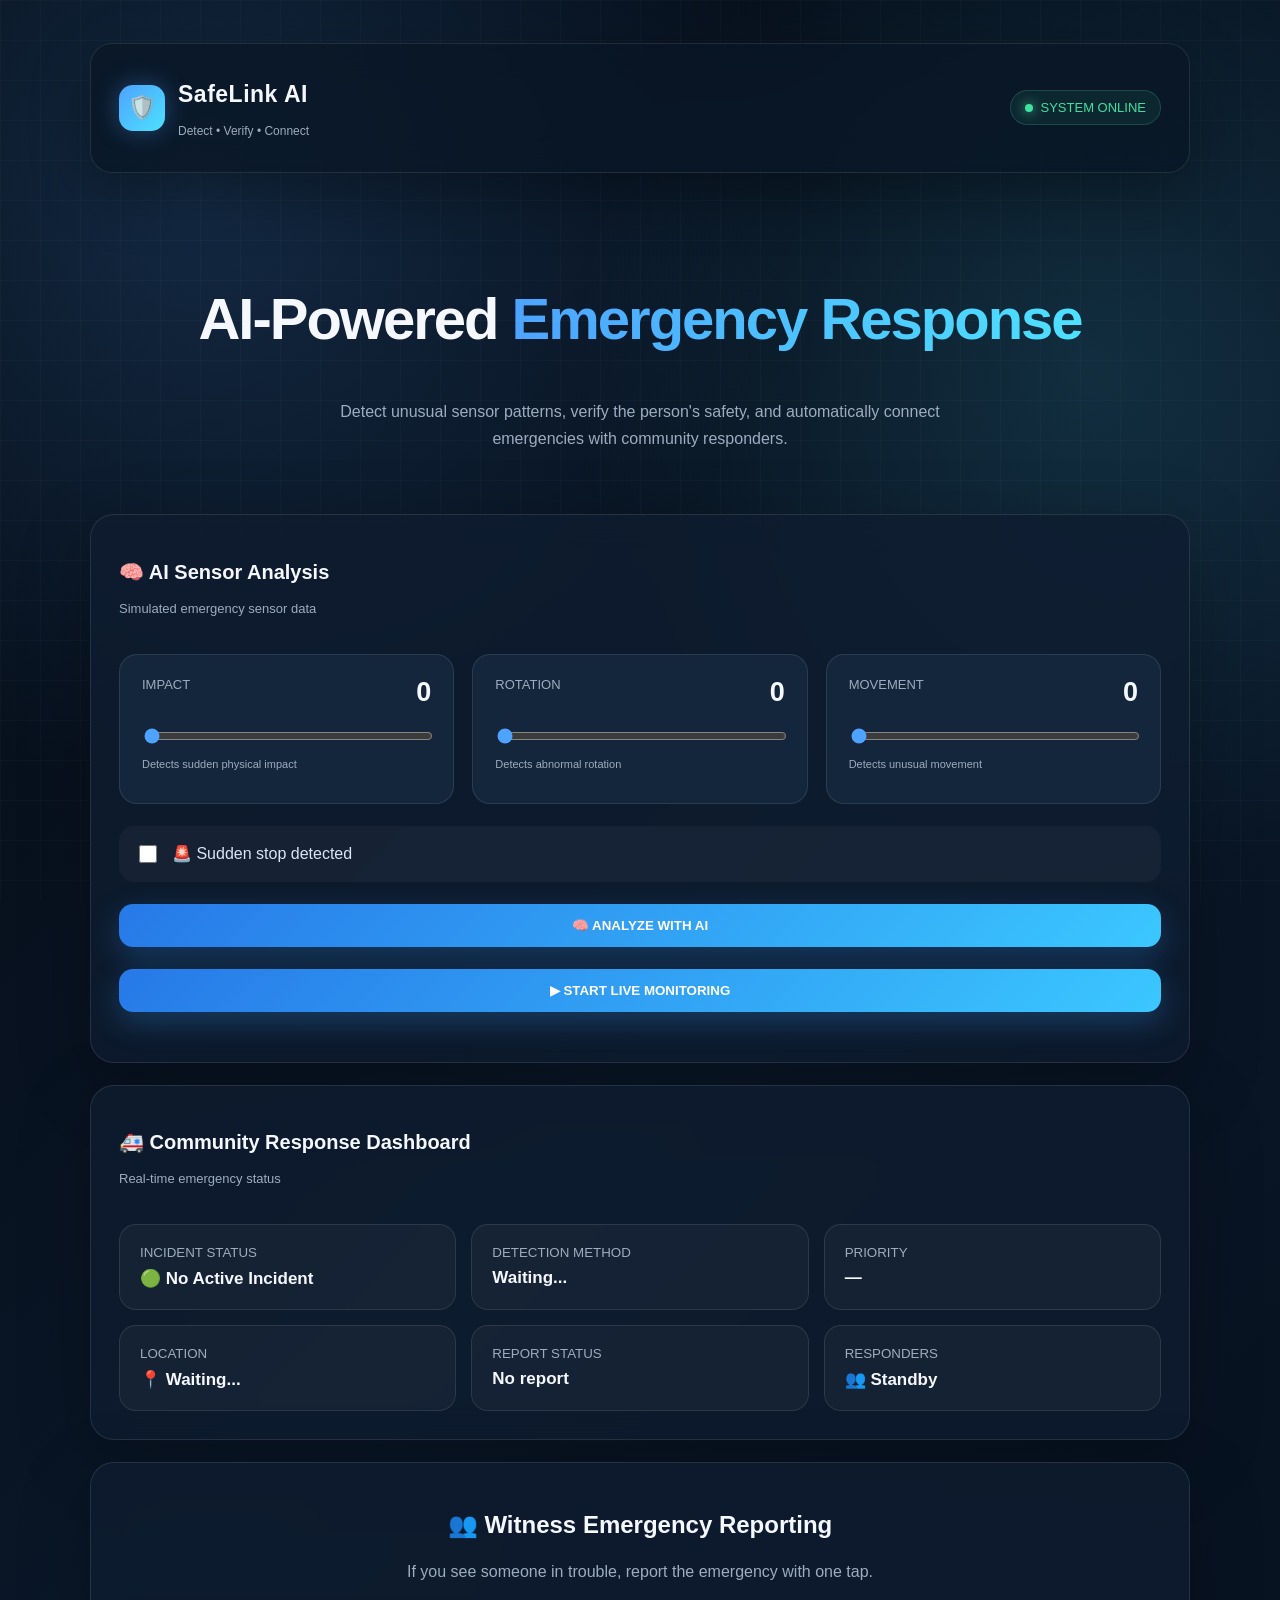
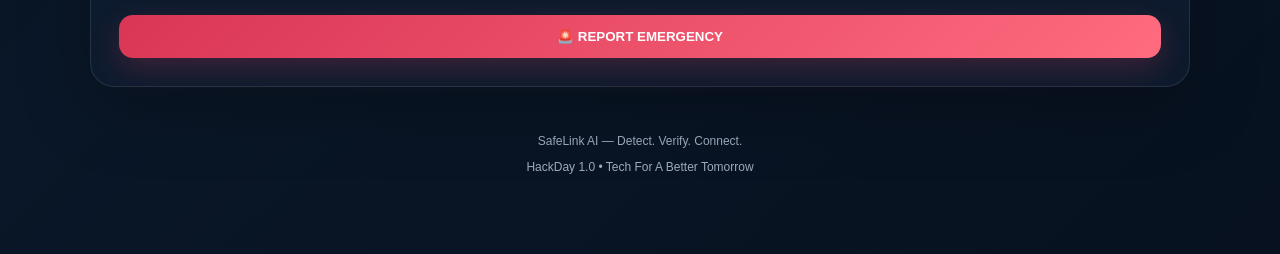
<file: Index.html>
<!DOCTYPE html> <html lang="en"> <head> <meta charset="UTF-8"> <meta name="viewport" content="width=device-width, initial-scale=1.0">
<title>SafeLink AI</title>

<link rel="stylesheet" href="static/style.css">
</head> <body>
<div class="container">

    <header>

        <div class="logo">

            <div class="logo-icon">
                🛡️
            </div>

            <div>
                <h1>SafeLink AI</h1>
                <p>Detect • Verify • Connect</p>
            </div>

        </div>

        <div class="status">
            <span class="status-dot"></span>
            SYSTEM ONLINE
        </div>

    </header>


    <section class="hero">

        <h2>
            AI-Powered
            <span>Emergency Response</span>
        </h2>

        <p>
            Detect unusual sensor patterns, verify the person's safety,
            and automatically connect emergencies with community responders.
        </p>

    </section>


    <!-- SENSOR ANALYSIS -->

    <section class="card">

        <div class="card-header">

            <div>
                <h2>🧠 AI Sensor Analysis</h2>
                <p>Simulated emergency sensor data</p>
            </div>

        </div>


        <div class="sensor-grid">


            <div class="sensor">

                <div class="sensor-top">

                    <div class="sensor-name">
                        IMPACT
                    </div>

                    <div class="sensor-number">
                        <span id="impactValue">0</span>
                    </div>

                </div>

                <input
                    type="range"
                    id="impact"
                    min="0"
                    max="10"
                    value="0">

                <p class="sensor-help">
                    Detects sudden physical impact
                </p>

            </div>


            <div class="sensor">

                <div class="sensor-top">

                    <div class="sensor-name">
                        ROTATION
                    </div>

                    <div class="sensor-number">
                        <span id="rotationValue">0</span>
                    </div>

                </div>

                <input
                    type="range"
                    id="rotation"
                    min="0"
                    max="10"
                    value="0">

                <p class="sensor-help">
                    Detects abnormal rotation
                </p>

            </div>


            <div class="sensor">

                <div class="sensor-top">

                    <div class="sensor-name">
                        MOVEMENT
                    </div>

                    <div class="sensor-number">
                        <span id="movementValue">0</span>
                    </div>

                </div>

                <input
                    type="range"
                    id="movement"
                    min="0"
                    max="10"
                    value="0">

                <p class="sensor-help">
                    Detects unusual movement
                </p>

            </div>

        </div>


        <div class="check-row">

            <input
                type="checkbox"
                id="suddenStop">

            <label for="suddenStop">
                🚨 Sudden stop detected
            </label>

        </div>


        <button
            class="analyze-button"
            onclick="analyzeSensors()">

            🧠 ANALYZE WITH AI
            <button id="liveButton" class="analyze-button" onclick="startLiveMonitoring()">

▶ START LIVE MONITORING
</button>

        </button>


        <div id="result"></div>

    </section>


    <!-- COMMUNITY DASHBOARD -->

    <section class="card">

        <div class="card-header">

            <div>
                <h2>🚑 Community Response Dashboard</h2>
                <p>Real-time emergency status</p>
            </div>

        </div>


        <div class="dashboard-grid">


            <div class="dashboard-item">

                <small>INCIDENT STATUS</small>

                <strong id="incidentStatus">
                    🟢 No Active Incident
                </strong>

            </div>


            <div class="dashboard-item">

                <small>DETECTION METHOD</small>

                <strong id="incidentDetection">
                    Waiting...
                </strong>

            </div>


            <div class="dashboard-item">

                <small>PRIORITY</small>

                <strong id="incidentPriority">
                    —
                </strong>

            </div>


            <div class="dashboard-item">

                <small>LOCATION</small>

                <strong id="incidentLocation">
                    📍 Waiting...
                </strong>

            </div>


            <div class="dashboard-item">

                <small>REPORT STATUS</small>

                <strong id="incidentReportStatus">
                    No report
                </strong>

            </div>


            <div class="dashboard-item">

                <small>RESPONDERS</small>

                <strong id="responderStatus">
                    👥 Standby
                </strong>

            </div>

        </div>

    </section>


    <!-- WITNESS REPORT -->

    <section class="card witness-card">

        <h2>👥 Witness Emergency Reporting</h2>

        <p>
            If you see someone in trouble, report the emergency
            with one tap.
        </p>

        <button
            class="witness-button"
            onclick="witnessReport()">

            🚨 REPORT EMERGENCY

        </button>

        <div id="witnessResult"></div>

    </section>


    <footer>

        <p>
            SafeLink AI — Detect. Verify. Connect.
        </p>

        <p>
            HackDay 1.0 • Tech For A Better Tomorrow
        </p>

    </footer>

</div>


<script src="static/script.js"></script>
</body> </html>
</file>
<file: static/style.css>
:root {
--bg: #07111f;
--card: rgba(15, 29, 48, 0.82);
--card-light: rgba(22, 40, 64, 0.9);
--text: #f5f8ff;
--muted: #9eacc0;
--blue: #4da3ff;
--cyan: #4de1ff;
--green: #40e0a0;
--yellow: #ffd166;
--red: #ff5c72;
--border: rgba(255, 255, 255, 0.1);
}

{
box-sizing: border-box;
margin: 0;
padding: 0;
}

body {
min-height: 100vh;
font-family: Inter, Arial, sans-serif;
color: var(--text);
background:
radial-gradient(circle at 15% 10%, rgba(77, 163, 255, 0.18), transparent 30%),
radial-gradient(circle at 85% 20%, rgba(77, 225, 255, 0.12), transparent 28%),
linear-gradient(135deg, #050b14, #0a1728 55%, #07111f);
}

body::before {
content: "";
position: fixed;
inset: 0;
pointer-events: none;
background-image:
linear-gradient(rgba(255,255,255,0.025) 1px, transparent 1px),
linear-gradient(90deg, rgba(255,255,255,0.025) 1px, transparent 1px);
background-size: 40px 40px;
}

.container {
width: min(1100px, 92%);
margin: auto;
padding: 35px 0 60px;
}

/* HEADER */

header {
display: flex;
align-items: center;
justify-content: space-between;
padding: 22px 28px;
margin-bottom: 28px;
border: 1px solid var(--border);
border-radius: 22px;
background: rgba(9, 22, 38, 0.78);
backdrop-filter: blur(18px);
box-shadow: 0 20px 60px rgba(0,0,0,0.3);
}

.logo {
display: flex;
align-items: center;
gap: 13px;
}

.logo-icon {
width: 46px;
height: 46px;
display: grid;
place-items: center;
border-radius: 14px;
background: linear-gradient(135deg, var(--blue), var(--cyan));
box-shadow: 0 0 25px rgba(77,163,255,0.35);
font-size: 23px;
}

.logo h1 {
font-size: 23px;
letter-spacing: 0.5px;
}

.logo p {
color: var(--muted);
font-size: 12px;
margin-top: 3px;
}

.status {
display: flex;
align-items: center;
gap: 8px;
padding: 9px 14px;
border-radius: 30px;
background: rgba(64,224,160,0.08);
border: 1px solid rgba(64,224,160,0.2);
color: var(--green);
font-size: 13px;
}

.status-dot {
width: 8px;
height: 8px;
border-radius: 50%;
background: var(--green);
box-shadow: 0 0 12px var(--green);
}

/* HERO */

.hero {
text-align: center;
padding: 40px 20px;
}

.hero h2 {
font-size: clamp(32px, 5vw, 58px);
line-height: 1.05;
letter-spacing: -2px;
}

.hero h2 span {
background: linear-gradient(90deg, var(--blue), var(--cyan));
-webkit-background-clip: text;
color: transparent;
}

.hero p {
max-width: 650px;
margin: 18px auto 0;
color: var(--muted);
line-height: 1.7;
}

/* CARDS */

.card {
padding: 28px;
margin-top: 22px;
border: 1px solid var(--border);
border-radius: 24px;
background: var(--card);
backdrop-filter: blur(18px);
box-shadow: 0 20px 70px rgba(0,0,0,0.25);
}

.card-header {
display: flex;
align-items: center;
justify-content: space-between;
margin-bottom: 25px;
}

.card-header h2 {
font-size: 20px;
}

.card-header p {
color: var(--muted);
font-size: 13px;
}

/* SENSOR GRID */

.sensor-grid {
display: grid;
grid-template-columns: repeat(3, 1fr);
gap: 18px;
}

.sensor {
padding: 22px;
border-radius: 18px;
background: var(--card-light);
border: 1px solid var(--border);
}

.sensor-top {
display: flex;
justify-content: space-between;
margin-bottom: 18px;
}

.sensor-name {
color: var(--muted);
font-size: 13px;
}

.sensor-number {
font-size: 27px;
font-weight: 700;
}

input[type="range"] {
width: 100%;
accent-color: var(--blue);
cursor: pointer;
}

/* CHECKBOX */

.check-row {
margin-top: 22px;
padding: 16px;
border-radius: 15px;
background: rgba(255,255,255,0.035);
display: flex;
align-items: center;
gap: 12px;
color: #dbe5f4;
}

.check-row input {
width: 18px;
height: 18px;
accent-color: var(--red);
}

/* BUTTON */

button {
border: none;
cursor: pointer;
color: white;
font-weight: 700;
border-radius: 14px;
padding: 14px 22px;
transition: 0.25s ease;
}

button:hover {
transform: translateY(-2px);
}

.analyze-button {
width: 100%;
margin-top: 22px;
background: linear-gradient(135deg, #2779e8, #3bc7ff);
box-shadow: 0 10px 30px rgba(50,160,255,0.25);
}

.witness-button {
width: 100%;
margin-top: 15px;
background: linear-gradient(135deg, #d93655, #ff6b7f);
box-shadow: 0 10px 30px rgba(255,70,100,0.2);
}

/* RESULT */

#result {
margin-top: 22px;
}

.result-box,
.safe-box,
.medium-box,
.emergency-box,
.report-processing,
.report-success {
padding: 22px;
border-radius: 18px;
margin-top: 15px;
border: 1px solid var(--border);
}

.result-box {
background: rgba(77,163,255,0.08);
}

.safe-box {
background: rgba(64,224,160,0.08);
border-color: rgba(64,224,160,0.25);
}

.medium-box {
background: rgba(255,209,102,0.08);
border-color: rgba(255,209,102,0.25);
}

.emergency-box {
background: rgba(255,92,114,0.09);
border-color: rgba(255,92,114,0.35);
box-shadow: 0 0 35px rgba(255,70,100,0.08);
}

.emergency-box button {
margin-top: 18px;
background: var(--green);
color: #06120d;
}

/* DASHBOARD */

.dashboard-grid {
display: grid;
grid-template-columns: repeat(3, 1fr);
gap: 15px;
}

.dashboard-item {
padding: 20px;
border-radius: 17px;
background: rgba(255,255,255,0.035);
border: 1px solid var(--border);
}

.dashboard-item small {
color: var(--muted);
display: block;
margin-bottom: 8px;
}

.dashboard-item strong {
font-size: 17px;
}

/* WITNESS */

.witness-card {
text-align: center;
}

.witness-card p {
color: var(--muted);
margin-top: 8px;
line-height: 1.6;
}

/* FOOTER */

footer {
text-align: center;
color: var(--muted);
font-size: 12px;
padding-top: 35px;
}

/* MOBILE */

@media (max-width: 750px) {

.sensor-grid,
.dashboard-grid {
    grid-template-columns: 1fr;
}

header {
    padding: 18px;
}

.status {
    display: none;
}

.card {
    padding: 20px;
}

.hero {
    padding: 25px 10px;
}

}
.sensor-help {
color: var(--muted);
font-size: 11px;
margin-top: 10px;
}

#result strong {
color: var(--cyan);
}

#countdown {
margin-top: 12px;
font-size: 17px;
}

.emergency-box {
animation: emergencyPulse 1.5s infinite;
}

@keyframes emergencyPulse {

0% {
    box-shadow: 0 0 0 rgba(255, 92, 114, 0);
}

50% {
    box-shadow: 0 0 30px rgba(255, 92, 114, 0.25);
}

100% {
    box-shadow: 0 0 0 rgba(255, 92, 114, 0);
}

}

.dashboard-item strong {
display: block;
word-break: break-word;
}

.report-success {
background: rgba(255, 92, 114, 0.1);
}

.report-processing {
background: rgba(77, 163, 255, 0.08);
}
</file>
